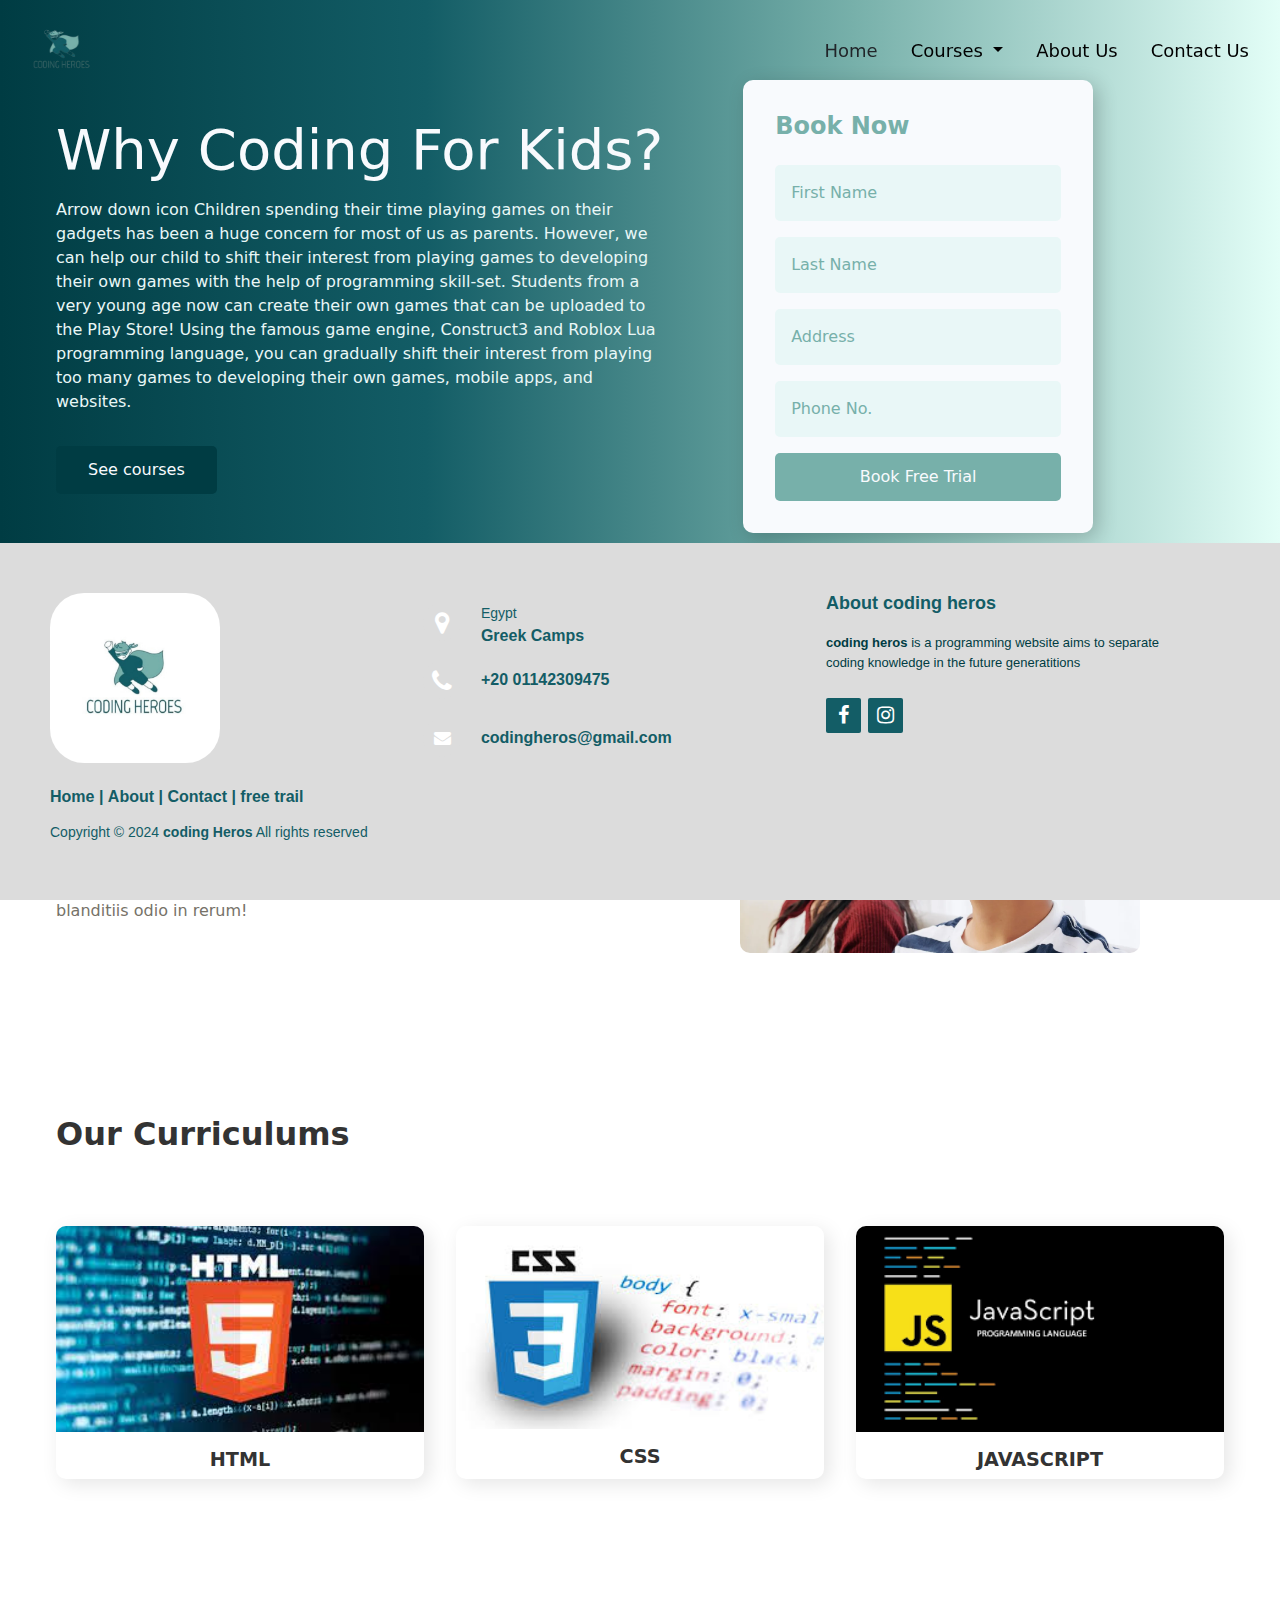
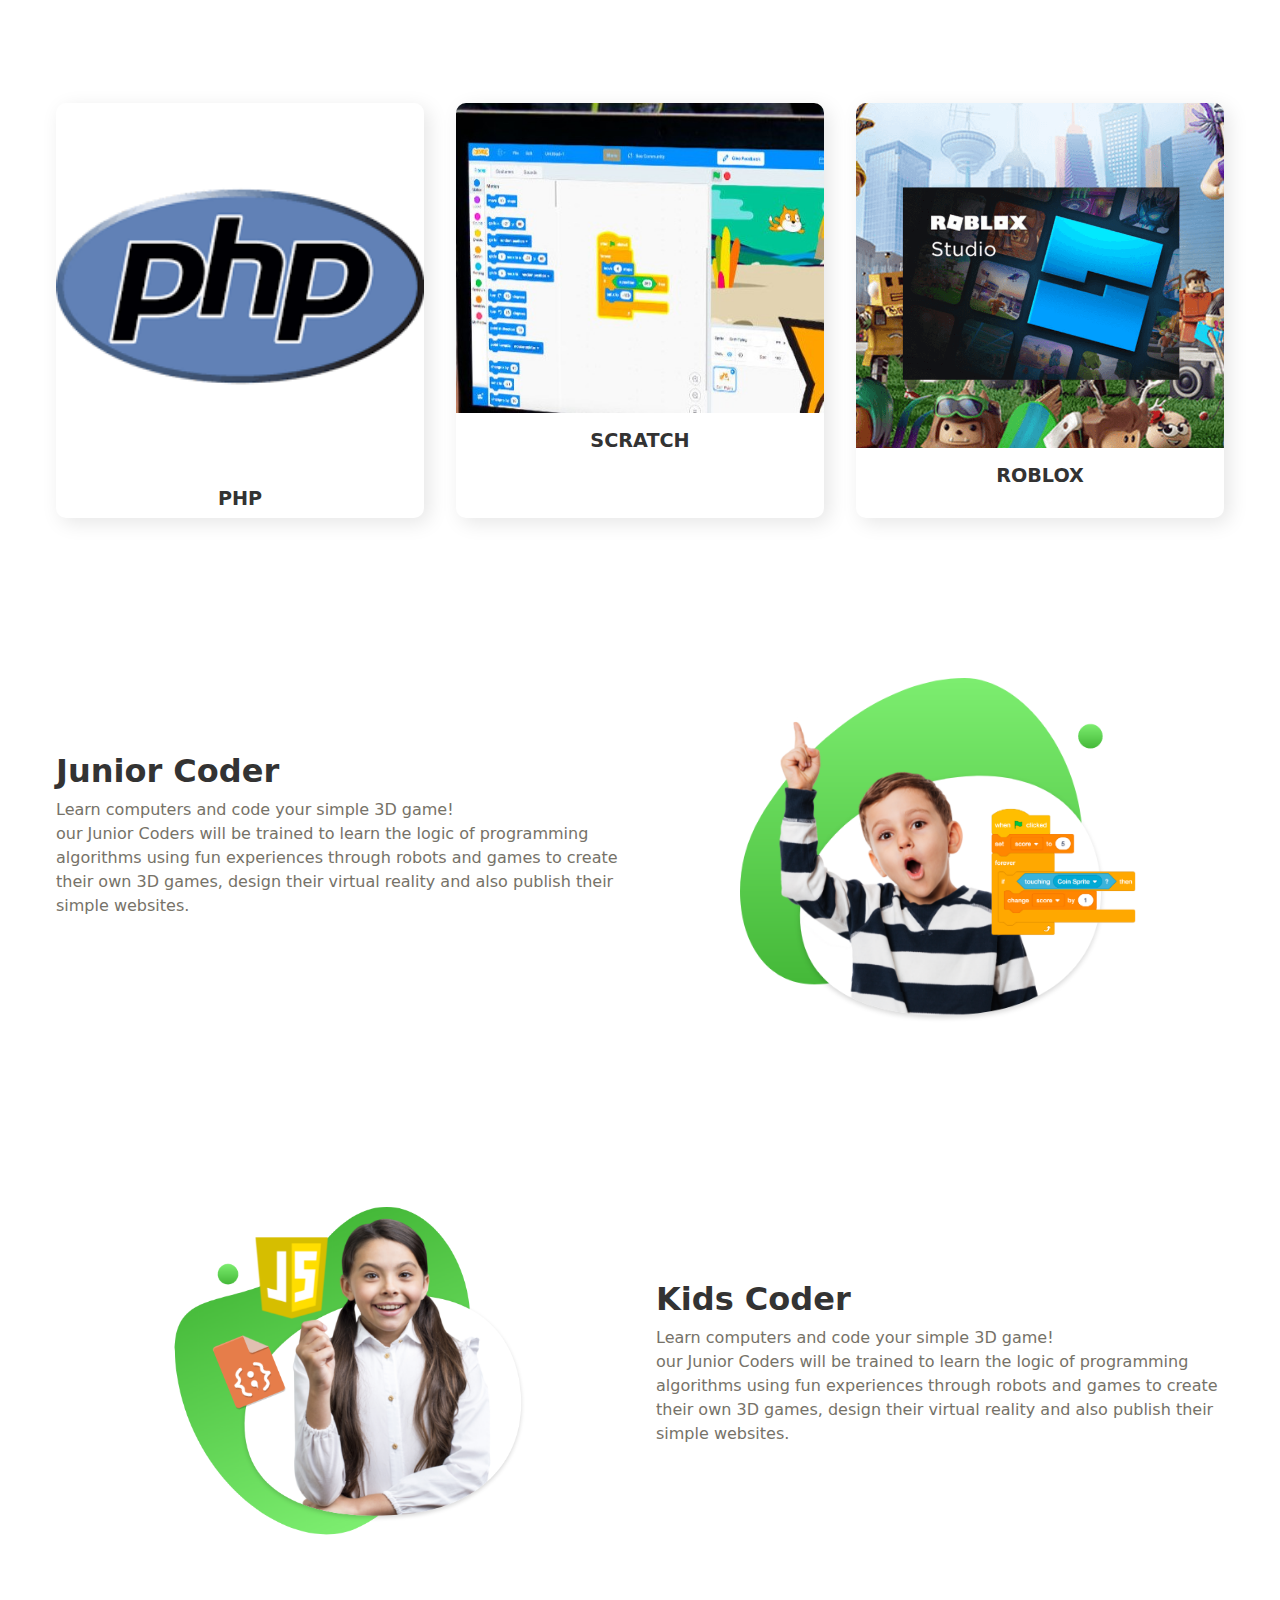
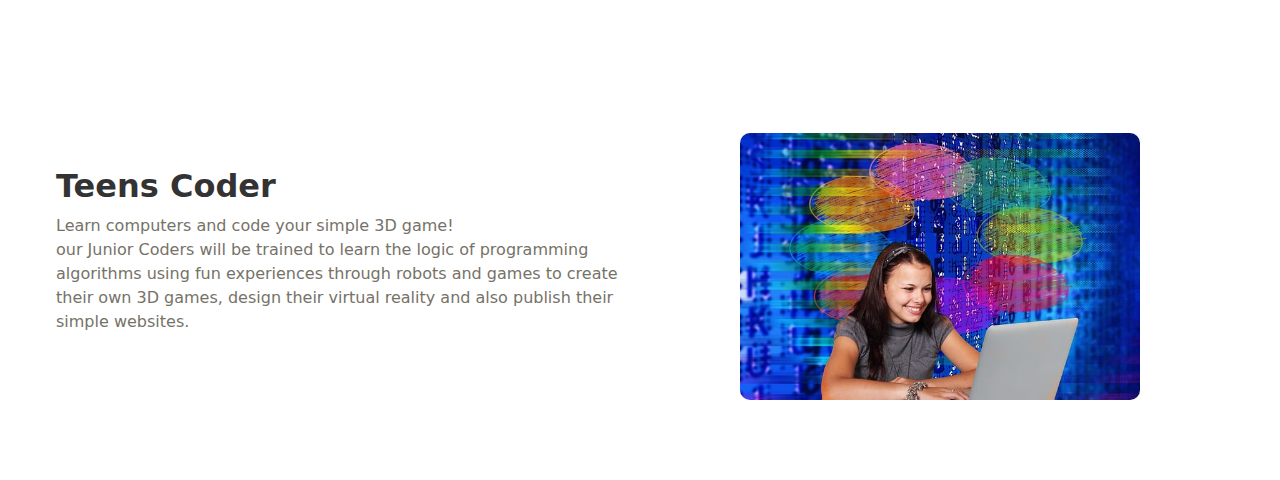
<file: coding heros/index.html>
<!DOCTYPE html>
<html lang="en">
<head>
    <meta charset="UTF-8">
    <meta name="viewport" content="width=device-width, initial-scale=1.0">
    <!-----------------css files-------------------->
    <link rel="stylesheet" href="./CSS/bootstrap.min.css">
    
    <link rel="stylesheet" href="./CSS/all.min.css">
    <link rel="stylesheet" href="./CSS/style.css">
    <title>Coding Heros</title>
    <link rel="stylesheet" href="http://maxcdn.bootstrapcdn.com/font-awesome/4.2.0/css/font-awesome.min.css">
    <link href="http://fonts.googleapis.com/css?family=Cookie" rel="stylesheet" type="text/css">
</head>
<body>
       
   <!-------------------
      Start Navbar
   -------------------->
<header>
   <nav id="navbar" class="navbar  sticky-top navbar-expand-lg ">
      <div class="container-fluid">
      <a class="navbar-brand" href="">
         <img src="./images/codingheros1.png" alt="">
      </a>
      <button class="navbar-toggler " type="button" data-bs-toggle="collapse" data-bs-target="#navbarSupportedContent" aria-controls="navbarSupportedContent" aria-expanded="false" aria-label="Toggle navigation">
         <span class="navbar-toggler-icon"></span>
      </button>
      <div class="collapse navbar-collapse" id="navbarSupportedContent">
         <ul class="navbar-nav ms-auto p-3 mb-2 mb-lg-0">
            <li class="nav-item">
               <a class="nav-link active " aria-current="page" href="#">Home</a>
            </li>
            <li class="nav-item dropdown">
                <a class="nav-link  dropdown-toggle" href="" id="navbarDropdown" role="link"  aria-expanded="false">
                    Courses
                </a>
                <ul class="dropdown-menu ">
                    <li><a class="dropdown-item" href="">Kids</a></li>
                    <li><a class="dropdown-item" href="">Juniors</a></li>
                    <li><a class="dropdown-item" href="">Teens</a></li>
                </ul>
            </li>
            <li class="nav-item">
                <a class="nav-link " href="#aboutus-1">About Us</a>
            </li>
            <li class="nav-item">
                <a class="nav-link " href="#contactus-1">Contact Us</a>
            </li>
         
         </ul>
         
      </div>
      </div>
   </nav>
<div class="section__container header__container">
    <div class="header__content">
        <h1>Why Coding For Kids?</h1>
        <p>
            Arrow down icon Children spending their time playing games on their gadgets has been a huge concern for most of us as parents. However, we can help our child to shift their interest from playing games to developing their own games with the help of programming skill-set. Students from a very young age now can create their own games that can be uploaded to the Play Store! Using the famous game engine, Construct3 and Roblox Lua programming language, you can gradually shift their interest from playing too many games to developing their own games, mobile apps, and websites.</p>
        <button class="btn">See courses</button>
    </div>
    <div class="header__form">
        <form>
            <h4>Book Now</h4>
            <input type="text" placeholder="First Name">
            <input type="text" placeholder="Last Name">
            <input type="text" placeholder="Address">
            <input type="text" placeholder="Phone No.">
            <button class="btn form__btn">Book Free Trial</button>
        </form>
    </div>
</div>
</header>
    <!-------------------
        End Navbar
    --------------------->
    <!-------------------
        Start About Us
    --------------------->
    <section class="section__container about__container">
        <div class="about__content" id="aboutus-1">
            <h2 class="section__header">About Us</h2>
            <p>
                Lorem ipsum dolor sit amet consectetur adipisicing elit. Sit esse nobis suscipit modi assumenda voluptas id quis, animi et dolor nisi dicta quia aut facilis reprehenderit error similique placeat labore?
            </p>
            <p>
                Lorem ipsum dolor, sit amet consectetur adipisicing elit. Non numquam atque aut, eaque excepturi fugit facere beatae reprehenderit quasi harum tempore dolor earum facilis sed veniam blanditiis odio in rerum!
            </p>
        </div>
        <div class="about__image">
            <img src="./images/aboutus.webp" alt="">
        </div>
    </section>
    <!-------------------
        End About Us
    --------------------->
    <!---------------------
        Start courses section
    ---------------------->
    <section class="section__container Curriculums_container">
        <div class="Curriculums__header">
            <div class="Curriculums__header__content">
                <h2 class="section__header">Our Curriculums</h2>
            </div>
        </div>
        <div class="Curriculums__grid">
            <div class="Curriculums__card">
                <div class="Curriculums__card__image">
                    <img src="./images/html-img01.jpeg" alt="">
                    <div class="Curriculums__socials">
                        <button class="btn form__btn">Book Free Trial</button>
                    </div>
                </div>
                <h4>HTML</h4>
            </div>
            <div class="Curriculums__card">
                <div class="Curriculums__card__image">
                    <img src="./images/CSS-IMG.jpeg" alt="">
                    <div class="Curriculums__socials">
                        <button class="btn form__btn">Book Free Trial</button>
                    </div>
                </div>
                <h4>CSS</h4>
            </div>
            <div class="Curriculums__card">
                <div class="Curriculums__card__image">
                    <img src="./images/JS-IMG.png" alt="">
                    <div class="Curriculums__socials">
                        <button class="btn form__btn">Book Free Trial</button>
                    </div>
                </div>
                <h4>JAVASCRIPT</h4>
            </div>
        </div>
    </section>
    <!-------------PART2------------->
    <section class="section__container Curriculums_container">
        <div class="Curriculums__header">
        </div>
        <div class="Curriculums__grid">
            <div class="Curriculums__card">
                <div class="Curriculums__card__image">
                    <img src="./images/PHP1-IMG.png" alt="">
                    <div class="Curriculums__socials">
                        <button class="btn form__btn">Book Free Trial</button>
                    </div>
                </div>
                <h4>PHP</h4>
            </div>
            <div class="Curriculums__card">
                <div class="Curriculums__card__image">
                    <img src="./images/SCRATCH01.jpg" alt="">
                    <div class="Curriculums__socials">
                        <button class="btn form__btn">Book Free Trial</button>
                    </div>
                </div>
                <h4>SCRATCH</h4>
            </div>
            <div class="Curriculums__card">
                <div class="Curriculums__card__image">
                    <img src="./images/Roblox-e1649840639388.webp" alt="">
                    <div class="Curriculums__socials">
                        <button class="btn form__btn">Book Free Trial</button>
                    </div>
                </div>
                <h4>ROBLOX</h4>
            </div>
        </div>
    </section>
    <!---------------------
        End courses section
    ---------------------->
    <!---------------------
        start last section
    ---------------------->
    <section class="section__container about__container">
        <div class="about__content">
            <h2 class="section__header">Junior Coder</h2>
            <p>
                Learn computers and code your simple 3D game! <br>
                our Junior Coders will be trained to learn the logic of programming algorithms using fun experiences through robots and games to create their own 3D games, design their virtual reality and also publish their simple websites.</p>
            
        </div>
        <div class="about__image">
            <img src="./images/junior.png" alt="">
        </div>
    </section>
    <section class="section__container about__container">
        <div class="about__image">
            <img src="./images/kids.png" alt="">
        </div>
        <div class="about__content">
            <h2 class="section__header">Kids Coder</h2>
            <p>
                Learn computers and code your simple 3D game! <br>
our Junior Coders will be trained to learn the logic of programming algorithms using fun experiences through robots and games to create their own 3D games, design their virtual reality and also publish their simple websites.</p>
            
        </div>
        
    </section>
    <section class="section__container about__container">
        <div class="about__content">
            <h2 class="section__header">Teens Coder</h2>
            <p>
                Learn computers and code your simple 3D game! <br>
our Junior Coders will be trained to learn the logic of programming algorithms using fun experiences through robots and games to create their own 3D games, design their virtual reality and also publish their simple websites.</p>
            
        </div>
        <div class="about__image">
            <img src="./images/learn-5103075_640.jpg" alt="">
        </div>
    </section>

    <!---------------------
        end last section
    ---------------------->
    <!---------------------
        Start Footer section
    ---------------------->
    <footer class="footer-distributed" id="contactus-1">

        <div class="footer-left">
            <div class="img">
                <img src="./images/photo_2024-06-22_23-57-47.jpg" alt="photo is not available" class="img">
                        </div>
            <!-- <h3>Coding<span>Heros</span></h3> -->

            <p class="footer-links">
                <a href="#">Home</a>
                |
                <a href="#">About</a>
                |
                <a href="#">Contact</a>
                |
                <a href="#">free trail</a>
            </p>

            <p class="footer-company-name">Copyright © 2024 <strong>coding Heros</strong> All rights reserved</p>
        </div>

        <div class="footer-center">
            <div>
                <i class="fa fa-map-marker"></i>
                <p><span>Egypt</span>
                    Greek Camps</p>
            </div>

            <div>
                <i class="fa fa-phone"></i>
                <p>+20 01142309475</p>
            </div>
            <div>
                <i class="fa fa-envelope"></i>
                <p><a href="mailto:sagar00001.co@gmail.com">codingheros@gmail.com</a></p>
            </div>
        </div>
        <div class="footer-right">
            <p class="footer-company-about">
                <span>About coding heros</span>
                <strong>coding heros</strong> is a programming website aims to separate coding knowledge in the future generatitions
               
            </p>
            <div class="footer-icons">
                <a href="#"><i class="fa fa-facebook"></i></a>
                <a href="#"><i class="fa fa-instagram"></i></a>
               
            </div>
        </div>

    </footer>
    <!---------------------
        end Footer section
    ---------------------->
</body>
</html>
</file>
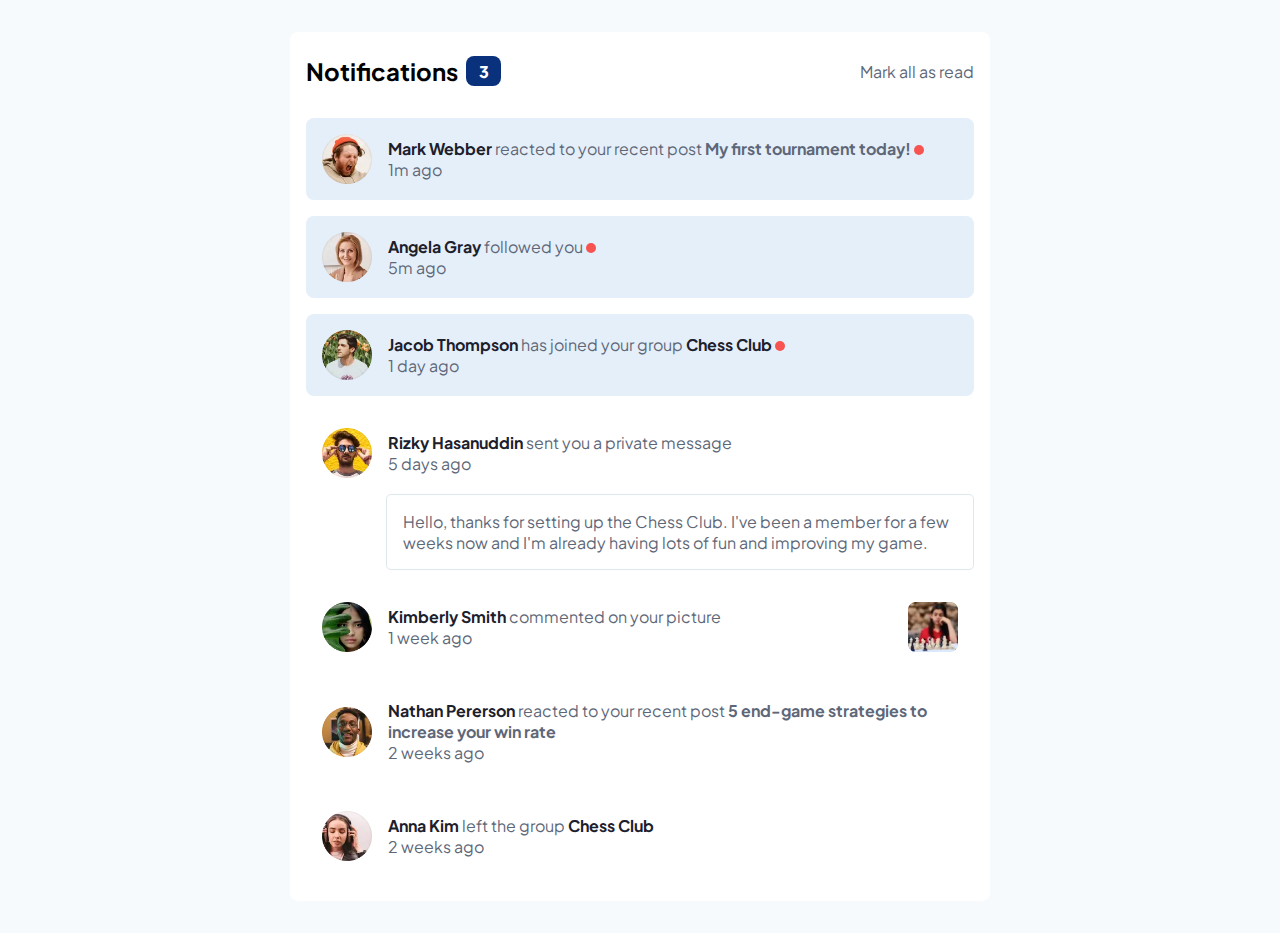
<file: Notifications-page-main/index.html>
<!DOCTYPE html>
<html lang="en">
  <head>
    <meta charset="UTF-8" />
    <meta name="viewport" content="width=device-width, initial-scale=1.0" />
    <!-- displays site properly based on user's device -->
    <link
      rel="icon"
      type="image/png"
      sizes="32x32"
      href="./images/favicon-32x32.png"
    />
    <link rel="stylesheet" href="style.css" />
    <title>Frontend Mentor | Notifications page</title>
  </head>
  <body>
    <div class="container">
      <header>
        <div class="notif_box">
          <h2 class="title">Notifications</h2>
          <span id="notifes"></span>
        </div>
        <p id="mark_all">Mark all as read</p>
      </header>
      <main>
        <div class="notif_card unread">
          <img src="./assets/images/avatar-mark-webber.webp" alt="avatar" />
          <div class="description">
            <p class="user_activity">
              <strong>Mark Webber</strong> reacted to your recent post
              <b>My first tournament today!</b>
            </p>
            <p class="time">1m ago</p>
          </div>
        </div>
        <div class="notif_card unread">
          <img src="./assets/images/avatar-angela-gray.webp" alt="avatar" />
          <div class="description">
            <p class="user_activity">
              <strong>Angela Gray</strong> followed you
            </p>
            <p class="time">5m ago</p>
          </div>
        </div>
        <div class="notif_card unread">
          <img src="./assets/images/avatar-jacob-thompson.webp" alt="avatar" />
          <div class="description">
            <p class="user_activity">
              <strong>Jacob Thompson</strong> has joined your group
              <strong class="link">Chess Club</strong>
            </p>
            <p class="time">1 day ago</p>
          </div>
        </div>
        <div>
          <div class="notif_card">
          <div class="message_card">
            <img
            src="./assets/images/avatar-rizky-hasanuddin.webp"
            alt="avatar"
          />
          <div class="description">
            <p class="user_activity">
              <strong>Rizky Hasanuddin</strong> sent you a private message
            </p>
            <p class="time">5 days ago</p>
          </div>
          </div>
        </div>
        <div class="message">
              <p>
                Hello, thanks for setting up the Chess Club. I've been a member
                for a few weeks now and I'm already having lots of fun and
                improving my game.
              </p>
            </div>
        </div>
        
        <div class="notif_card">
          <img src="./assets/images/avatar-kimberly-smith.webp" alt="avatar" />
          <div class="description">
            <p class="user_activity">
              <strong>Kimberly Smith</strong> commented on your picture
            </p>
            <p class="time">1 week ago</p>
          </div>
          <img src="./assets/images/image-chess.webp" class="chess_img" alt="chess" />
        </div>
        <div class="notif_card">
          <img src="./assets/images/avatar-nathan-peterson.webp" alt="avatar" />
          <div class="description">
            <p class="user_activity">
              <strong>Nathan Pererson</strong> reacted to your recent post
              <b>5 end-game strategies to increase your win rate</b>
            </p>
            <p class="time">2 weeks ago</p>
          </div>
        </div>
        <div class="notif_card">
          <img src="./assets/images/avatar-anna-kim.webp" alt="avatar" />
          <div class="description">
            <p class="user_activity">
              <strong>Anna Kim</strong> left the group
              <strong class="link">Chess Club</strong>
            </p>
            <p class="time">2 weeks ago</p>
          </div>
        </div>
      </main>
    </div>

    <script src="app.js"></script>
  </body>
</html>
</file>
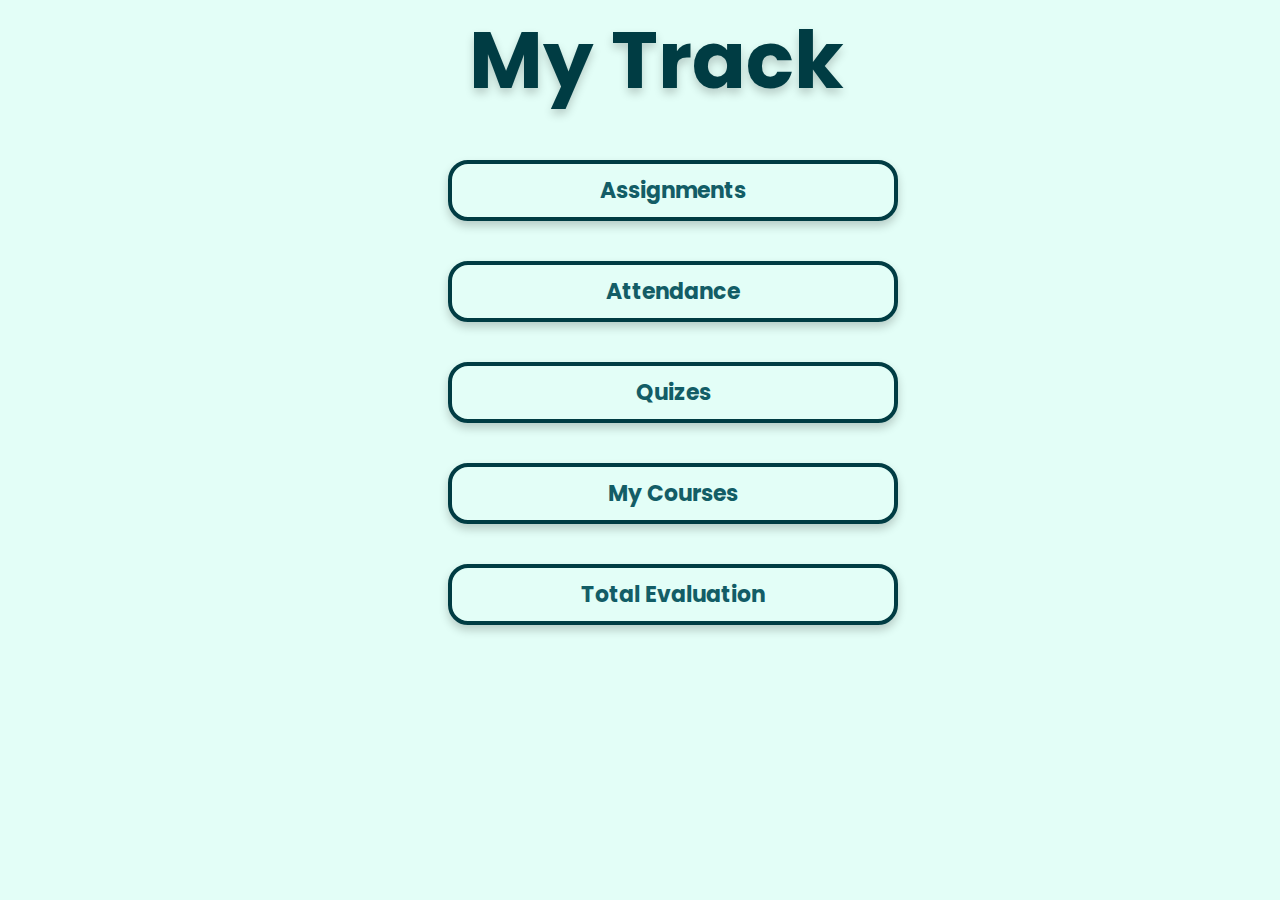
<file: mytrack.html>
<!DOCTYPE html>
<html lang="en">
<head>
    <meta charset="UTF-8">
    <meta http-equiv="X-UA-Compatible" content="IE=edge">
    <meta name="viewport" content="width=device-width, initial-scale=1.0">
    
    <!-- custom css file link  -->
    <link rel="stylesheet" href="css/style-mytrack.css">

</head>
<body>
    
    
<div class="container0">
<div class="head0">
    <h1 class="heading">my track</h1>
</div>
    

    <div class="box-container0">

        <div class="box">
            
            <h3>Assignments</h3>
            
        </div>

        <div class="box">
            
            <h3>Attendance</h3>
            
            
        </div>

        <div class="box">
            
            <h3>Quizes</h3>
            
            
        </div>

        

        <div class="box">
            
            <h3>My courses</h3>
            
            
        </div>

        <div class="box">
            
            <h3>Total Evaluation</h3>
            
            
        </div>

    </div>

</div>

</body>
</html>
</file>
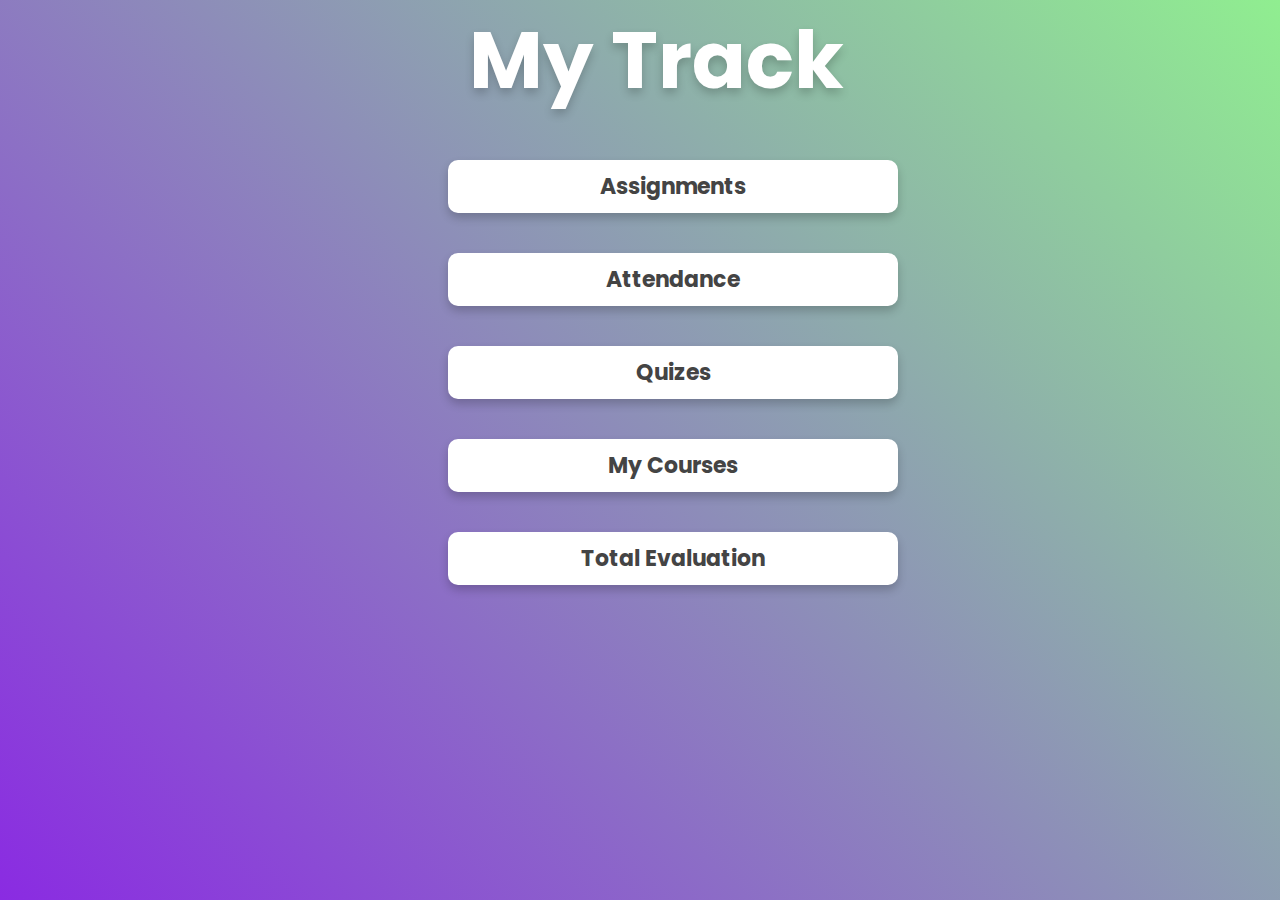
<file: my track/mytrack.html>
<!DOCTYPE html>
<html lang="en">
<head>
    <meta charset="UTF-8">
    <meta http-equiv="X-UA-Compatible" content="IE=edge">
    <meta name="viewport" content="width=device-width, initial-scale=1.0">
    
    <!-- custom css file link  -->
    <link rel="stylesheet" href="style.css">

</head>
<body>
    
    
<div class="container">
<div class="head">
    <h1 class="heading">my track</h1>
</div>
    

    <div class="box-container">

        <div class="box">
            
            <h3>Assignments</h3>
            
        </div>

        <div class="box">
            
            <h3>Attendance</h3>
            
            
        </div>

        <div class="box">
            
            <h3>Quizes</h3>
            
            
        </div>

        

        <div class="box">
            
            <h3>My courses</h3>
            
            
        </div>

        <div class="box">
            
            <h3>Total Evaluation</h3>
            
            
        </div>

    </div>

</div>

</body>
</html>
</file>
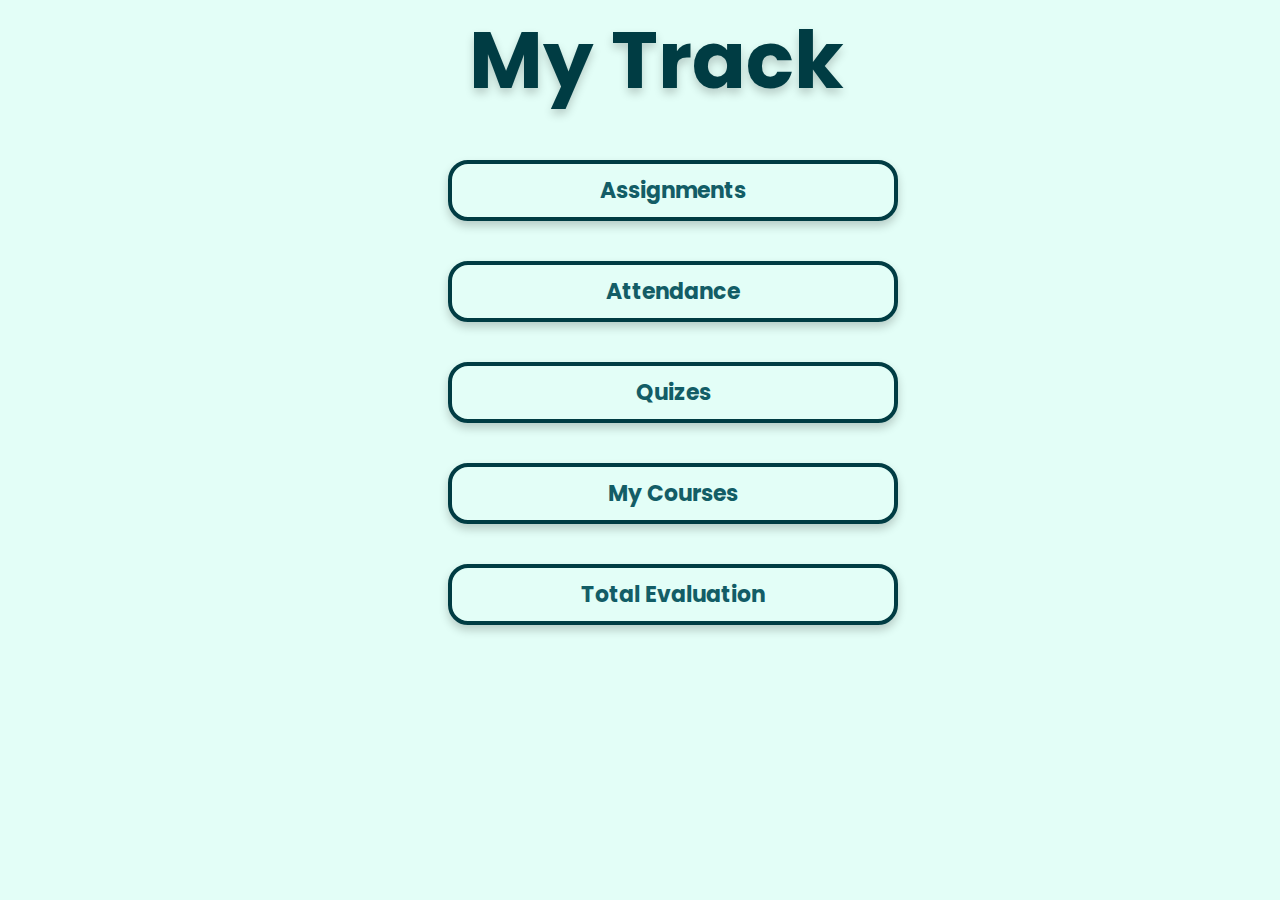
<file: view/mytrack.html>
<!DOCTYPE html>
<html lang="en">
<head>
    <meta charset="UTF-8">
    <meta http-equiv="X-UA-Compatible" content="IE=edge">
    <meta name="viewport" content="width=device-width, initial-scale=1.0">
    
    <!-- custom css file link  -->
    <link rel="stylesheet" href="../css/style-mytrack.css">

</head>
<body>
    
    
<div class="container0">
<div class="head0">
    <h1 class="heading">my track</h1>
</div>
    

    <div class="box-container0">

        <div class="box">
            
            <h3>Assignments</h3>
            
        </div>

        <div class="box">
            
            <h3>Attendance</h3>
            
            
        </div>

        <div class="box">
            
            <h3>Quizes</h3>
            
            
        </div>

        

        <div class="box">
            
            <h3>My courses</h3>
            
            
        </div>

        <div class="box">
            
            <h3>Total Evaluation</h3>
            
            
        </div>

    </div>

</div>

</body>
</html>
</file>
<file: coding heros/CSS/style.css>
*{
    margin: 0;
    padding: 0;
    box-sizing: border-box;
}
:root{
    --primary-color: #77B0AA;
    --primary-color-dark:#003C43;
    --primary-color-light: #e9f7f7;
    --secondary-color: #003C43;
    --text-dark: #333333;
    --text-light: #767268;
    --white: #f8fafd;
    --max-width:1200px;
}
html{
    scroll-behavior: smooth;
    
}
/*******************
Start Navbar
*******************/

/************** navbar ******************/
.navbar.transparent {
    background-color: transparent;
}
.navbar.black {
    background-color: black; /* Change this to your desired color */
}

.navbar{
    padding: 0;
    min-height: 75px;
    background-color: transparent;
    position: fixed;
    right: 0;
    left: 0;
    z-index: 1030;
    top: 0;
}
.navbar-brand img{
    display: block;
    width: 100px;
   height: 90px;
}
.navbar a{
    color: black;
}
.navbar-scrolled{
    background-color: white;
    box-shadow: 0 3px 10px rgba(0, 0, 0, 0.15);
}
.dropdown:hover .dropdown-menu{
    display: block;
    margin-top: 0;
}
/**/
.navbar-toggler{
    background-color: var(--span1-color-);
}
.navbar-collapse{
    
    text-align:end;
}
.collapse .navbar-collapse{
    background-color:white;

}

.navbar-toggler .icon{
    color: black;
}
.navbar .navbar-nav .nav-link {
    color: black;
    padding: 7px 3px 7px 10px;
    font-size: 18px;
    font-weight: 400;
    margin-left: 20px

}
.navbar .navbar-nav .nav-link.active,
.navbar .navbar-nav .nav-link.focus,
.navbar .navbar-nav .nav-link:hover,
.navbar-brand{
    color:var(--span1-color-);
}

.dropdown-menu{
    background-color: white;
}

.dropdown-item{
    color: white;
}
.dropdown-item:hover{
    color: var(--span1-color-);
}

/*******************
End Navbar
*******************/
.section__container{
    max-width: var(--max-width);
    margin: auto;
    padding: 5rem 1rem;
}
.section__header{
    margin-bottom: .5rem;
    font-size: 2rem;
    font-weight: 600;
    color: var(--text-dark)
}
.btn{
    padding: .75rem 2rem;
    outline: none;
    border: none;
    font-size: 1rem;
    white-space: nowrap;
    color: var(--white);
    background-color: var(--secondary-color);
    border-radius: 5px;
    cursor: pointer;
}
img{
    width: 100%;
    display: flex;
}
a{
    text-decoration: none;
}
header{
    background: linear-gradient(to left, #E3FEF7, #77B0AA, #135D66, #003C43);
    background-position: center center;
    background-size: cover;
    background-repeat: no-repeat;
}
.nav__container{
    padding: 2rem 1rem;
    display: flex;
    align-items: center;
    justify-content: space-between;
}
.nav__logo{
    width: 150px;
    height: 120px;
    font-size: 1.5rem;
    font-weight: 600;
    color: var(--white);
}
.nav__logo span{
    color: var(--secondary-color);
}
.nav__links{
    list-style: none;
    display: flex;
    align-items: center;
    justify-content: center;
    gap: 2rem;
}
.link a{
    padding: .5rem;
    color: var(--primary-color-light);
}
.link a:hover{
    color: var(--white);
}
.header__container{
    display: flex;
    align-items: center;
    gap: 5rem;
}
.header__container h1{
    margin-bottom: 1rem;
    max-width: 800px;
    font-size: 3.5rem;
    line-height: 4rem;
    color: var(--white);
}
.header__container p{
    margin-bottom: 2rem;
    max-width: 600px;
    color: var(--primary-color-light);
}
.header__form{
    width: 100%;
    max-width: 350px;
}
.header__form form{
    display: grid;
    gap: 1rem;
    padding: 2rem;
    background-color: var(--white);
    border-radius: 10px;
    box-shadow: 5px 5px 20px rgba(0, 0, 0, 0.2);
}
.header__form input{
    padding: 1rem;
    outline: none;
    border: none;
    font-size: 1rem;
    color: var(--primary-color);
    background-color: var(--primary-color-light);
    border-radius: 5px;
}
.header__form input::placeholder{
    color: var(--primary-color);
}
.form__btn{
    background-color: var(--primary-color);
    transition: 0.3s;
}
.form__btn:hover{
    background-color: var(--primary-color-dark);
}
.header__form h4{
    font-size: 1.5rem;
    font-weight: 700;
    color: var(--primary-color);
}
/***************
End header
****************/
/****************
Start about us
****************/
.about__container{
    display: grid;
    grid-template-columns: repeat(2, 1fr);
    gap: 2rem;
    align-items: center;
}
.about__content{
    margin-bottom: 1rem;
    color: var(--text-light);
}
.about__image img{
    max-width: 400px;
    margin: auto;
    border-radius: 10px;
}
/****************
End about us
****************/
/****************
Start section 4
****************/
.Curriculums__header{
    display: flex;
    align-items: center;
    justify-content: space-between;
    gap: 2rem;
}
.header__header__content p{
    max-width: 600px;
    color: var(--text-light);
}
.Curriculums__nav{
    display: flex;
    align-items: center;
    gap: 1rem;
}
.Curriculums__nav span{
    padding: 5px 15px;
    font-size: 1.5rem;
    color: var(--primary-color);
    background-color: var(--primary-color-light);
    cursor: pointer;
}
.Curriculums__grid{
    margin-top: 4rem;
    display: grid;
    grid-template-columns: repeat(3, 1fr);
    gap: 2rem;
}
.Curriculums__card{
    text-align: center;
    box-shadow: 5px 5px 20px rgba(0, 0, 0, 0.1);
    border-radius: 10px;
    cursor: pointer;
    overflow: hidden;
}
.Curriculums__card__image{
    position: relative;
    overflow: hidden;
}
.Curriculums__socials{
    position: absolute;
    left: 0;
    bottom: -4rem;
    width: 100%;
    display: flex;
    align-items: center;
    justify-content: center;
    gap: 1rem;
    transition: 0.5s;
}
.Curriculums__socials span{
    display: inline-block;
    padding: 6px 12px;
    font-size: 1.5rem;
    color: var(--text-dark);
    background-color: var(--white);
    border-radius: 5px;
    cursor: pointer;
    transition: 0.3s;
}
.Curriculums__socials span:hover{
    color: var(--primary-color)
}
.Curriculums__card:hover .Curriculums__socials{
    bottom: 2rem;
}
.Curriculums__card h4{
    margin-top: 1rem;
    font-size: 1.2rem;
    font-weight: 600;
    color: var(--text-dark);
}
.Curriculums__card p{
    margin-bottom: 1rem;
    color: var(--text-light);
}
/****************
End section 4
****************/
/* The footer is fixed to the bottom of the page */

footer {
    position: fixed;
    bottom: 0;
}

@media (max-height:800px) {
    footer {
        position: static;
    }
    header {
        padding-top: 40px;
    }
}

.footer-distributed {
    background-color: gainsboro;
    box-sizing: border-box;
    width: 100%;
    text-align: left;
    font: bold 16px sans-serif;
    padding: 50px 50px 60px 50px;
    margin-top: 80px;
}

.footer-distributed .footer-left, .footer-distributed .footer-center, .footer-distributed .footer-right {
    display: inline-block;
    vertical-align: top;
}

/* Footer left */

.footer-distributed .footer-left {
    width: 30%;
}

.footer-distributed h3 {
    color: #135D66;
    font: normal 36px 'Cookie', cursive;
    margin: 0;
}


.footer-distributed h3 span {
    color: #135D66;
}

/* Footer links */

.footer-distributed .footer-links {
    color: #135D66;
    margin: 20px 0 12px;
}

.footer-distributed .footer-links a {
    display: inline-block;
    line-height: 1.8;
    text-decoration: none;
    color: inherit;
}

.footer-distributed .footer-company-name {
    color: #135D66;
    font-size: 14px;
    font-weight: normal;
    margin: 0;
}

/* Footer Center */

.footer-distributed .footer-center {
    width: 35%;
}

.footer-distributed .footer-center i {
    background-color: gainsboro;
    color: white;
    font-size: 25px;
    width: 38px;
    height: 38px;
    border-radius: 50%;
    text-align: center;
    line-height: 42px;
    margin: 10px 15px;
    vertical-align: middle;
}

.footer-distributed .footer-center i.fa-envelope {
    font-size: 17px;
    line-height: 38px;
}

.footer-distributed .footer-center p {
    display: inline-block;
    color: #135D66;
    vertical-align: middle;
    margin: 0;
}

.footer-distributed .footer-center p span {
    display: block;
    font-weight: normal;
    font-size: 14px;
    line-height: 2;
}

.footer-distributed .footer-center p a {
    color: #135D66;
    text-decoration: none;
    ;
}

/* Footer Right */

.footer-distributed .footer-right {
    width: 30%;
}

.footer-distributed .footer-company-about {
    line-height: 20px;
    color:#003C43;
    font-size: 13px;
    font-weight: normal;
    margin: 0;
}

.footer-distributed .footer-company-about span {
    display: block;
    color: #135D66;
    font-size: 18px;
    font-weight: bold;
    margin-bottom: 20px;
}

.footer-distributed .footer-icons {
    margin-top: 25px;
}

.footer-distributed .footer-icons a {
    display: inline-block;
    width: 35px;
    height: 35px;
    cursor: pointer;
     background-color:#135D66; 
    border-radius: 2px;
    font-size: 20px;
     color: white; 
    text-align: center;
    line-height: 35px;
    margin-right: 3px;
    margin-bottom: 5px;
}

.footer-distributed .footer-icons a:hover {
    background-color: #135D66;
}

.footer-links a:hover {
    
    text-decoration: underline;
}
.img{
    width: 170px;
    height: 170px;
    border-radius: 20%;
}

@media (max-width: 880px) {
    .footer-distributed .footer-left, .footer-distributed .footer-center, .footer-distributed .footer-right {
        display: block;
        width: 100%;
        margin-bottom: 40px;
        text-align: center;
    }
    .footer-distributed .footer-center i {
        margin-left: 0;
    }
}      
/****************
start responsive
****************/
@media (width < 900px) {
    .service__grid{
        grid-template-columns: repeat(2, 1fr);
        gap: 1rem;
    }
    .about__container{
        grid-template-columns: repeat(1, 1fr);
    }
    .about__image{
        grid-area: 1/1/2/2;
    }
    .about__content{
        text-align: center;
    }
    .why__container{
        grid-template-columns: repeat(1, 1fr);
    }
    .why__content{
        text-align: center;
    }
    .why__grid{
        text-align: left;
    }
    .doctors__grid{
        grid-template-columns: repeat(2,1fr);
        gap: 1rem;
    }
    .footer__container{
        grid-template-columns: repeat(2, 1fr);
    }
}
@media (width < 780px) {
    .nav__links {
        display: none;
    }
    .header__container{
        flex-direction: column;
    }
}
@media (width < 600px) {
    .service__header{
        flex-direction: column;
        text-align: center;
    }
    .service__grid{
        grid-template-columns: repeat(1, 1fr);
    }
    .why__grid{
        column-gap: 1rem;
    }
    .doctors__header{
        flex-direction: column;
        text-align: center;
    }
    .doctors__grid{
        grid-template-columns: repeat(1, 1fr);
    }
    .footer__bar__content{
        flex-direction: column;
        gap: 1rem;
    }
}
</file>
<file: Notifications-page-main/style.css>
@import url("https://fonts.googleapis.com/css2?family=Plus+Jakarta+Sans:wght@500;800&display=swap");
:root {
  --Red: hsl(1, 90%, 64%);
  --Blue: hsl(219, 85%, 26%);
  --White: hsl(0, 0%, 100%);
  --Very-light-grayish-blue: hsl(210, 60%, 98%);
  --Light-grayish-blue-1: hsl(211, 68%, 94%);
  --Light-grayish-blue-2: hsl(205, 33%, 90%);
  --Grayish-blue: hsl(219, 14%, 63%);
  --Dark-grayish-blue: hsl(219, 12%, 42%);
  --Very-dark-blue: hsl(224, 21%, 14%);
}
* {
  font-family: "Plus Jakarta Sans", sans-serif;
  padding: 0;
  margin: 0;
  box-sizing: border-box;
}

body {
  min-height: 100vh;
  display: flex;
  justify-content: center;
  background-color: var(--Very-light-grayish-blue);
}
.container {
  margin: 2rem;
  width: 700px;
  background-color: var(--White);
  padding: 1.5rem 1rem;
  border-radius: 0.5rem;
}
header {
  display: flex;
  align-items: center;
  justify-content: space-between;
  margin-bottom: 2rem;
}
.notif_box {
  display: flex;
  align-items: center;
}
#notifes {
  background-color: var(--Blue);
  margin-left: 0.5rem;
  width: 35px;
  display: flex;
  align-items: center;
  justify-content: center;
  height: 30px;
  color: var(--White);
  font-weight: 800;
  border-radius: 0.5rem;
}
#mark_all {
  cursor: pointer;
}
#mark_all:hover {
  color: var(--Blue);
}
p {
  color: var(--Dark-grayish-blue);
}
main {
  display: flex;
  flex-direction: column;
  gap: 1rem;
}
.notif_card {
  display: flex;
  align-items: center;
  border-radius: 0.5rem;
  padding: 1rem;
}
img{
  width: 50px;
}
.description{
  margin-left: 1rem;
  display: flex;
  flex-direction: column;
  justify-content: space-between;
}
strong{
  color: var(--Very-dark-blue);
  cursor: pointer;
}
strong:hover{
  color: var(--Blue);
}
.unread{
  background-color: var(--Light-grayish-blue-1) !important;
}
.unread p:first-of-type::after{
  content: " ";
  background-color: var(--Red);
  width: 10px;
  height: 10px;
  display: inline-block;
  border-radius: 50%;
}
.message_card{
  display: flex;
  align-items: center;

}
.message{
  padding: 1rem;
  border: 1px solid var(--Light-grayish-blue-2);
  border-radius: .3rem;
  cursor: pointer;
  margin: 0 0 0 5rem;
}
.message:hover{
  background-color: var(--Light-grayish-blue-1);
}
.chess_img{
margin-left: auto;
}

@media screen and (max-width:550px) {
  .container{
    margin: 0;
  }
}
</file>
<file: css/style-mytrack.css>
@import url('https://fonts.googleapis.com/css2?family=Poppins:wght@100;200;300;400;500;600;700&display=swap');

*{
    font-family: 'Poppins', sans-serif;
    margin:0; padding:0;
    box-sizing: border-box;
    outline: none; border:none;
    text-decoration: none;
    text-transform: capitalize;
    transition: .2s linear;
}

.container0{
    background:#E3FEF7;
    /* padding:15px 30%; */
     padding-left: 35%; 
    padding-bottom: 100px;
    height: 100vh;
}

 .head0{
    text-align: center;
    
    padding-right: 50%;
    color:#003C43;
    text-shadow: 0 5px 10px rgba(0,0,0,.2);
    font-size: 40px;
}

/* .container .box-container{
     display: grid;
    grid-template-columns: repeat(auto-fit, minmax(270px, 1fr));
    gap:25px; 
   
} */

.container0 .box-container0 .box{
    box-shadow: 0 5px 10px rgba(0,0,0,.2);
    border-radius: 20px;
    
    background: #E3FEF7;
    margin-top: 40px;
    display: flex;
    width: 450px; 
    flex-direction: column;
    gap: 25px;
    justify-content: space-between;
    flex-wrap: wrap;
    
    
}



.container0 .box-container0 .box h3{
    color:#135D66;
    background-color: #E3FEF7;
    border: 4px solid #003C43;
    border-radius: 20px;
    font-size: 22px;
    padding:10px ;
    text-align: center;
}






.container0 .box-container0 .box:hover{
    box-shadow: 0 10px 15px #135D66;
    transform: scale(1.03);
}

@media (max-width:768px){
    .container{
        padding:20px;
    }
}
</file>
<file: my track/style.css>
@import url('https://fonts.googleapis.com/css2?family=Poppins:wght@100;200;300;400;500;600;700&display=swap');

*{
    font-family: 'Poppins', sans-serif;
    margin:0; padding:0;
    box-sizing: border-box;
    outline: none; border:none;
    text-decoration: none;
    text-transform: capitalize;
    transition: .2s linear;
}

.container{
    background:linear-gradient(45deg, blueviolet, lightgreen);
    /* padding:15px 30%; */
     padding-left: 35%; 
    padding-bottom: 100px;
    height: 100vh;
}

 .head{
    text-align: center;
    
    padding-right: 50%;
    color:#fff;
    text-shadow: 0 5px 10px rgba(0,0,0,.2);
    font-size: 40px;
}

/* .container .box-container{
     display: grid;
    grid-template-columns: repeat(auto-fit, minmax(270px, 1fr));
    gap:25px; 
   
} */

.container .box-container .box{
    box-shadow: 0 5px 10px rgba(0,0,0,.2);
    border-radius: 10px;
    
    background: #fff;
    margin-top: 40px;
    display: flex;
    width: 450px; 
    flex-direction: column;
    gap: 25px;
    justify-content: space-between;
    flex-wrap: wrap;
    
}



.container .box-container .box h3{
    color:#444;
    font-size: 22px;
    padding:10px ;
    text-align: center;
}






.container .box-container .box:hover{
    box-shadow: 0 10px 15px rgba(0,0,0,.3);
    transform: scale(1.03);
}

@media (max-width:768px){
    .container{
        padding:20px;
    }
}
</file>
